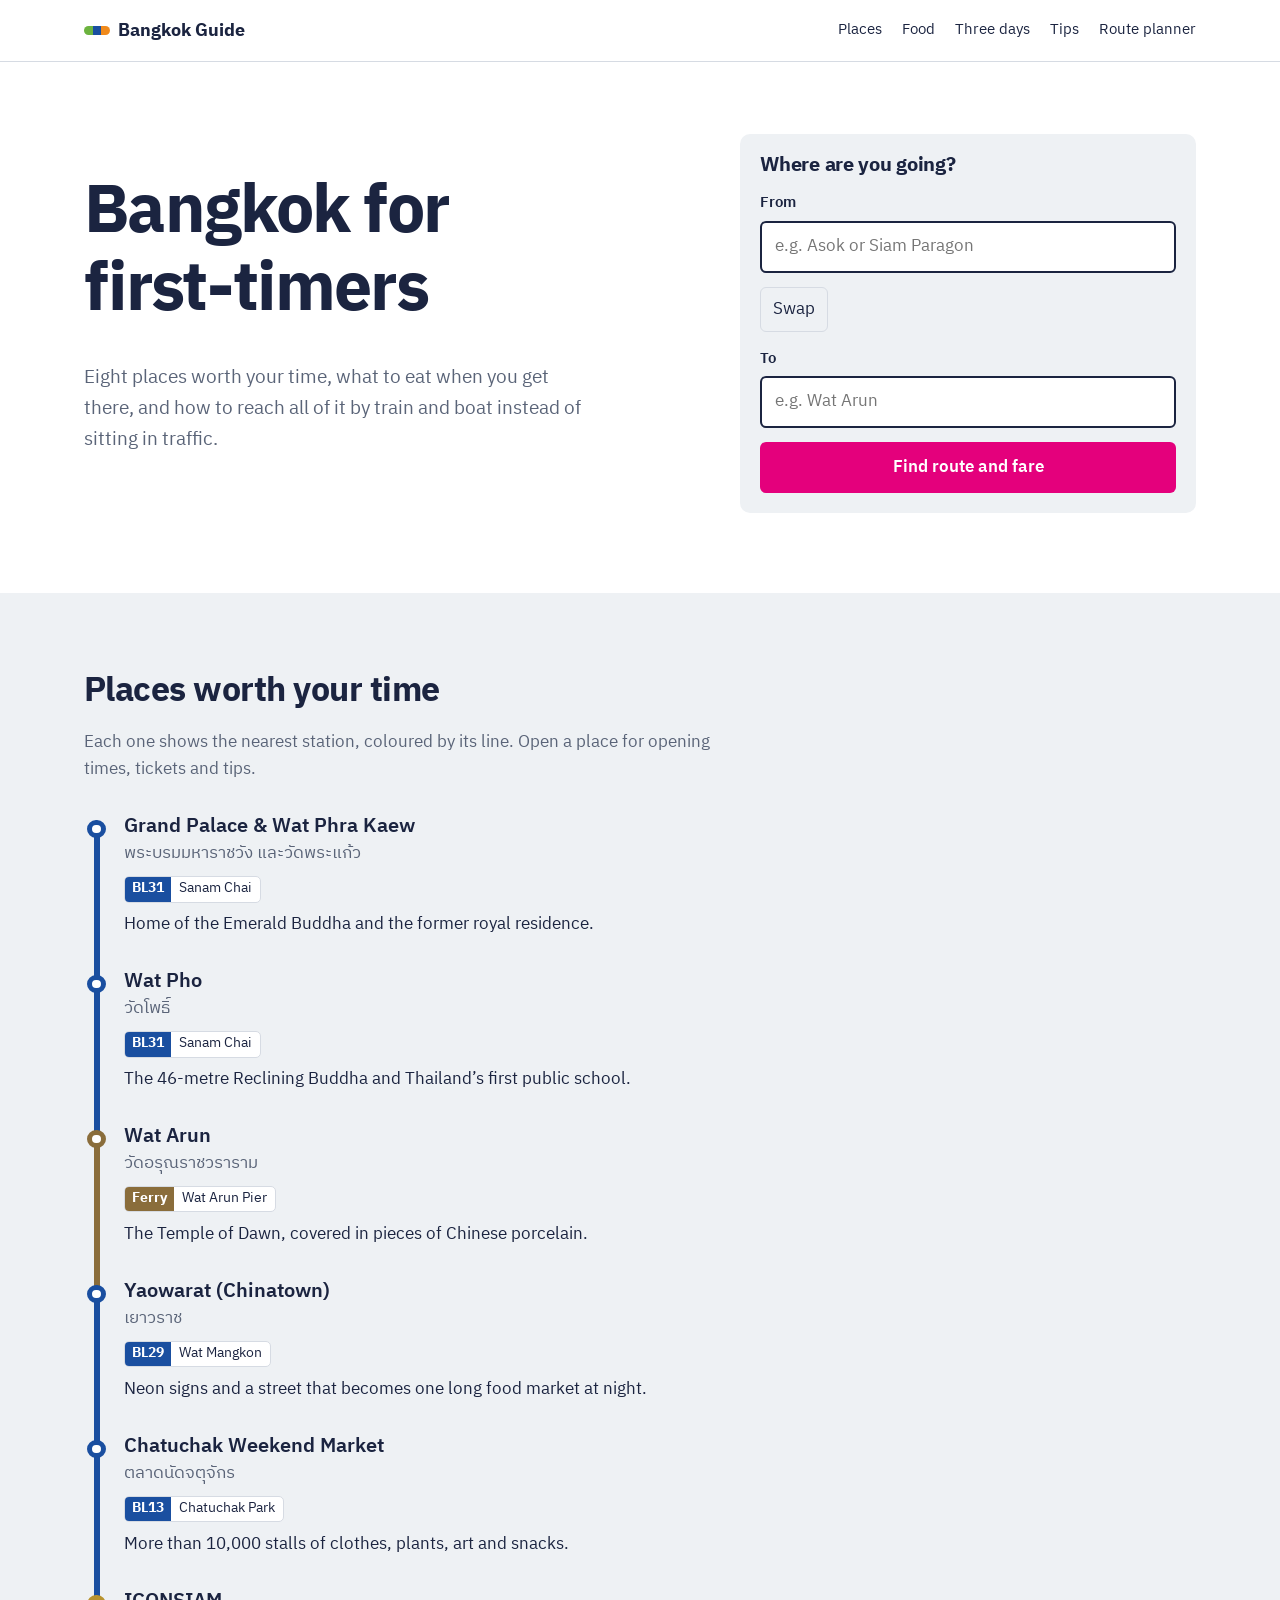
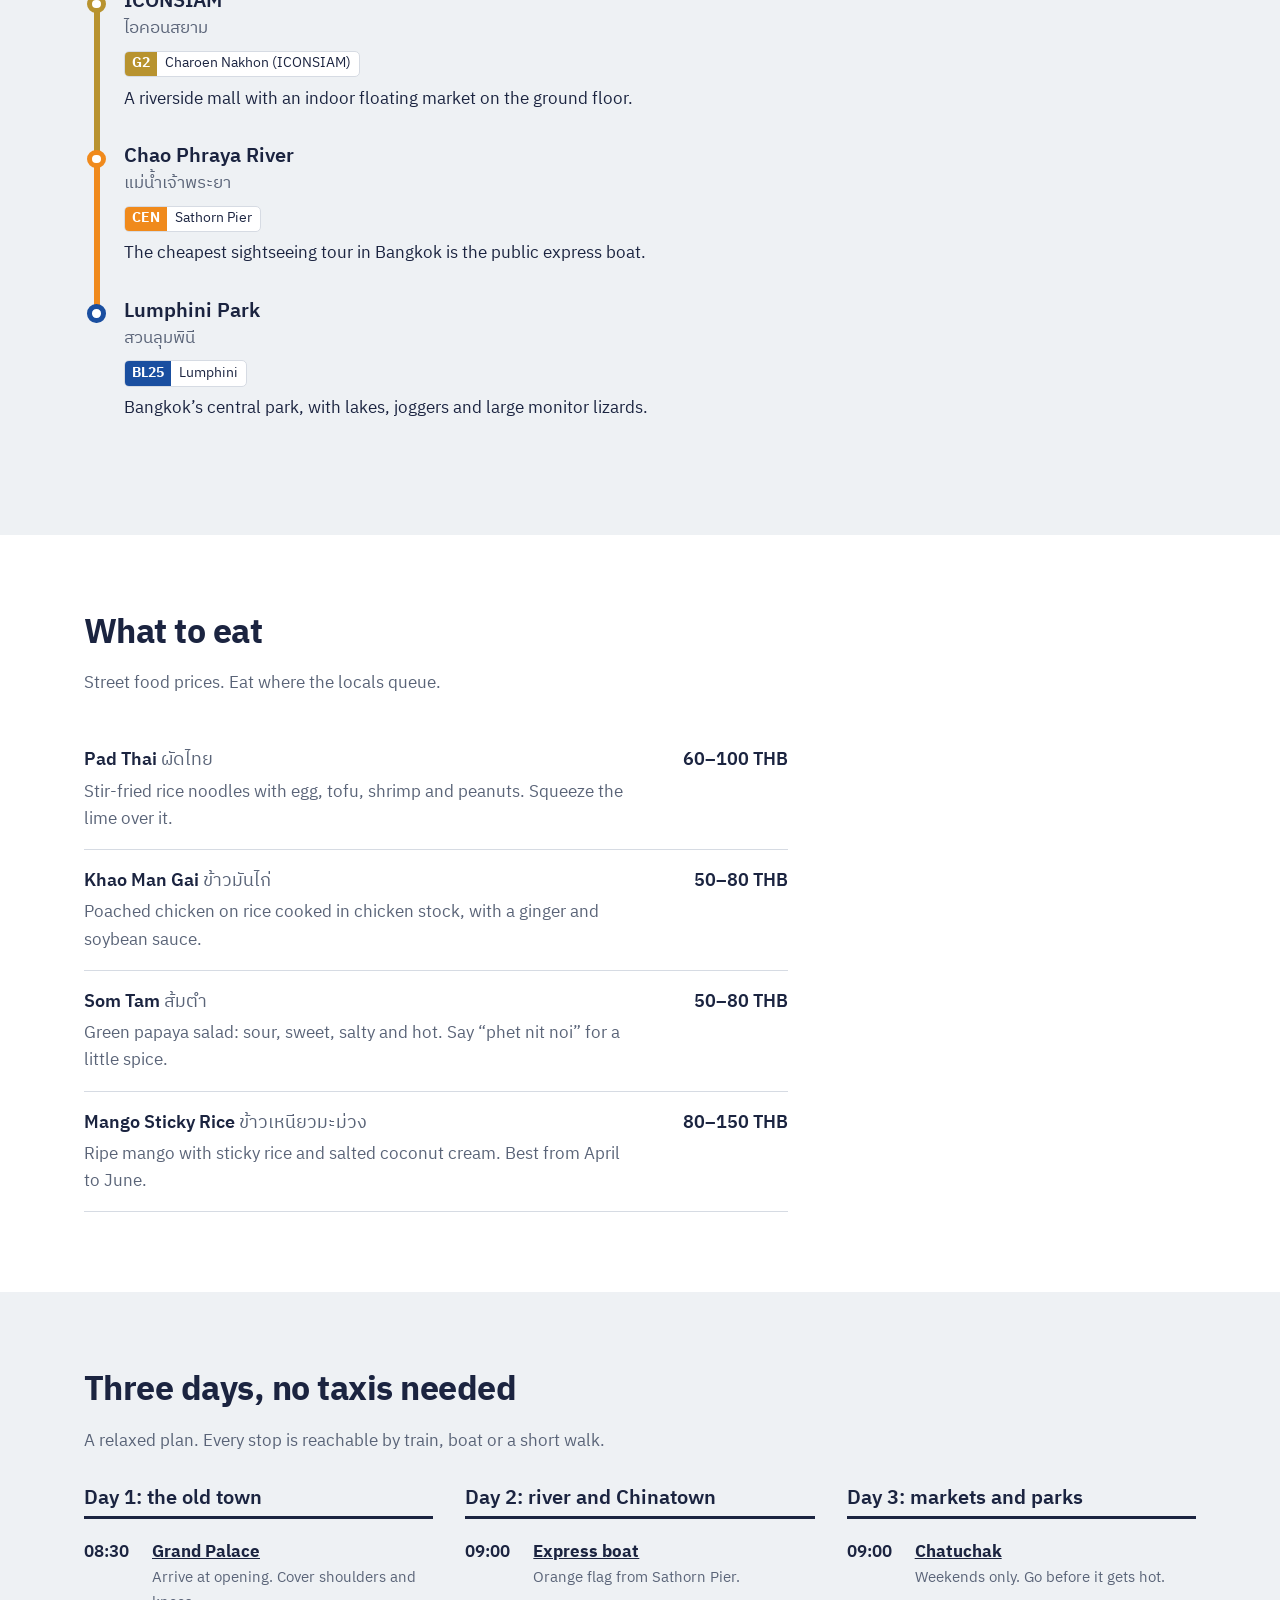
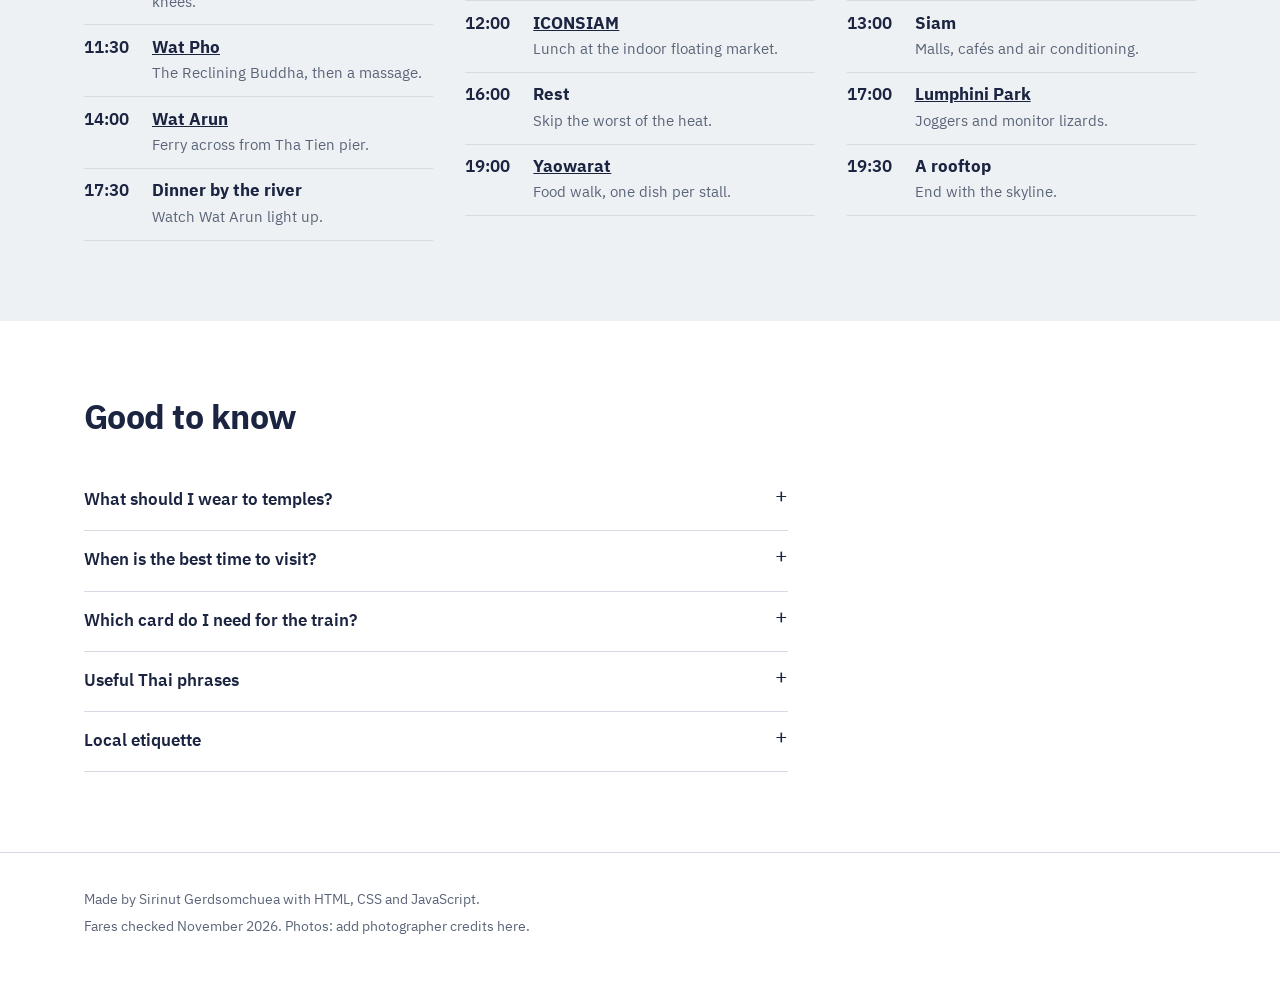
<file: index.html>
<!DOCTYPE html>
<html lang="en">
<head>
  <meta charset="UTF-8">
  <meta name="viewport" content="width=device-width, initial-scale=1.0">
  <title>Bangkok Guide</title>
  <meta name="description" content="Bangkok for first-timers: eight places worth your time, what to eat, a three-day plan and a route planner with real train and boat fares.">

  <link rel="preconnect" href="https://fonts.googleapis.com">
  <link rel="preconnect" href="https://fonts.gstatic.com" crossorigin>
  <link href="https://fonts.googleapis.com/css2?family=IBM+Plex+Sans+Thai:wght@400;500;600;700&display=swap" rel="stylesheet">
  <link rel="stylesheet" href="css/style.css">
</head>
<body>
  <a class="skip" href="#main">Skip to content</a>

  <header class="site-header">
    <div class="wrap">
      <a href="index.html" class="wordmark">Bangkok Guide</a>
      <nav class="site-nav" aria-label="Main">
        <a href="#places">Places</a>
        <a href="#food">Food</a>
        <a href="#three-days">Three days</a>
        <a href="#tips">Tips</a>
        <a href="route.html">Route planner</a>
      </nav>
    </div>
  </header>

  <main id="main">
    <!-- Hero: the headline plus the route planner, so the tool is the first thing you can use -->
    <section class="hero">
      <div class="wrap">
        <div>
          <h1>Bangkok for first&#8209;timers</h1>
          <p>Eight places worth your time, what to eat when you get there, and how to reach all of it by train and boat instead of sitting in traffic.</p>
        </div>

        <!-- Works without JavaScript too: it just opens route.html?from=...&to=... -->
        <form class="planner" action="route.html" method="get">
          <h2>Where are you going?</h2>
          <div>
            <label for="from">From</label>
            <input type="text" id="from" name="from" list="place-options" placeholder="e.g. Asok or Siam Paragon" autocomplete="off" required>
          </div>
          <button type="button" class="button-plain planner-swap" aria-label="Swap from and to">Swap</button>
          <div>
            <label for="to">To</label>
            <input type="text" id="to" name="to" list="place-options" placeholder="e.g. Wat Arun" autocomplete="off" required>
          </div>
          <button type="submit" class="button">Find route and fare</button>
        </form>
        <datalist id="place-options"></datalist>
      </div>
    </section>

    <!-- Places: drawn by js/home.js from data.js -->
    <section class="section section-ground" id="places">
      <div class="wrap">
        <div class="section-intro">
          <h2>Places worth your time</h2>
          <p>Each one shows the nearest station, coloured by its line. Open a place for opening times, tickets and tips.</p>
        </div>
        <ol class="stops" id="stops">
          <noscript><li>Turn on JavaScript to see the list of places.</li></noscript>
        </ol>
      </div>
    </section>

    <!-- Food -->
    <section class="section" id="food">
      <div class="wrap">
        <div class="section-intro">
          <h2>What to eat</h2>
          <p>Street food prices. Eat where the locals queue.</p>
        </div>
        <ul class="menu">
          <li>
            <div class="menu-line"><span>Pad Thai <span class="thai">ผัดไทย</span></span><span class="dots"></span><span class="price">60–100 THB</span></div>
            <p>Stir-fried rice noodles with egg, tofu, shrimp and peanuts. Squeeze the lime over it.</p>
          </li>
          <li>
            <div class="menu-line"><span>Khao Man Gai <span class="thai">ข้าวมันไก่</span></span><span class="dots"></span><span class="price">50–80 THB</span></div>
            <p>Poached chicken on rice cooked in chicken stock, with a ginger and soybean sauce.</p>
          </li>
          <li>
            <div class="menu-line"><span>Som Tam <span class="thai">ส้มตำ</span></span><span class="dots"></span><span class="price">50–80 THB</span></div>
            <p>Green papaya salad: sour, sweet, salty and hot. Say “phet nit noi” for a little spice.</p>
          </li>
          <li>
            <div class="menu-line"><span>Mango Sticky Rice <span class="thai">ข้าวเหนียวมะม่วง</span></span><span class="dots"></span><span class="price">80–150 THB</span></div>
            <p>Ripe mango with sticky rice and salted coconut cream. Best from April to June.</p>
          </li>
        </ul>
      </div>
    </section>

    <!-- Itinerary -->
    <section class="section section-ground" id="three-days">
      <div class="wrap">
        <div class="section-intro">
          <h2>Three days, no taxis needed</h2>
          <p>A relaxed plan. Every stop is reachable by train, boat or a short walk.</p>
        </div>
        <div class="days">
          <div class="day">
            <h3>Day 1: the old town</h3>
            <ol>
              <li><time>08:30</time><div><strong><a href="place.html?id=grand-palace">Grand Palace</a></strong><p>Arrive at opening. Cover shoulders and knees.</p></div></li>
              <li><time>11:30</time><div><strong><a href="place.html?id=wat-pho">Wat Pho</a></strong><p>The Reclining Buddha, then a massage.</p></div></li>
              <li><time>14:00</time><div><strong><a href="place.html?id=wat-arun">Wat Arun</a></strong><p>Ferry across from Tha Tien pier.</p></div></li>
              <li><time>17:30</time><div><strong>Dinner by the river</strong><p>Watch Wat Arun light up.</p></div></li>
            </ol>
          </div>
          <div class="day">
            <h3>Day 2: river and Chinatown</h3>
            <ol>
              <li><time>09:00</time><div><strong><a href="place.html?id=chao-phraya">Express boat</a></strong><p>Orange flag from Sathorn Pier.</p></div></li>
              <li><time>12:00</time><div><strong><a href="place.html?id=iconsiam">ICONSIAM</a></strong><p>Lunch at the indoor floating market.</p></div></li>
              <li><time>16:00</time><div><strong>Rest</strong><p>Skip the worst of the heat.</p></div></li>
              <li><time>19:00</time><div><strong><a href="place.html?id=yaowarat">Yaowarat</a></strong><p>Food walk, one dish per stall.</p></div></li>
            </ol>
          </div>
          <div class="day">
            <h3>Day 3: markets and parks</h3>
            <ol>
              <li><time>09:00</time><div><strong><a href="place.html?id=chatuchak">Chatuchak</a></strong><p>Weekends only. Go before it gets hot.</p></div></li>
              <li><time>13:00</time><div><strong>Siam</strong><p>Malls, cafés and air conditioning.</p></div></li>
              <li><time>17:00</time><div><strong><a href="place.html?id=lumphini">Lumphini Park</a></strong><p>Joggers and monitor lizards.</p></div></li>
              <li><time>19:30</time><div><strong>A rooftop</strong><p>End with the skyline.</p></div></li>
            </ol>
          </div>
        </div>
      </div>
    </section>

    <!-- Tips -->
    <section class="section tips" id="tips">
      <div class="wrap">
        <div class="section-intro">
          <h2>Good to know</h2>
        </div>
        <details>
          <summary>What should I wear to temples?</summary>
          <p>Cover your shoulders and knees, and take your shoes off before you enter a temple hall.</p>
        </details>
        <details>
          <summary>When is the best time to visit?</summary>
          <p>November to February is cool and dry. March to May is very hot, and June to October brings afternoon rain.</p>
        </details>
        <details>
          <summary>Which card do I need for the train?</summary>
          <p>BTS uses its own Rabbit card or single tickets. MRT takes contactless bank cards or tokens. They are separate systems, so you pay again when you change between them.</p>
        </details>
        <details>
          <summary>Useful Thai phrases</summary>
          <p><strong>Sawasdee krub / ka</strong> hello. <strong>Khob khun krub / ka</strong> thank you. <strong>Tao rai?</strong> how much? <strong>Mai phet</strong> not spicy. Men end with “krub”, women with “ka”.</p>
        </details>
        <details>
          <summary>Local etiquette</summary>
          <p>Respect the monarchy, don’t touch people’s heads, and don’t point your feet at people or Buddha images.</p>
        </details>
      </div>
    </section>
  </main>

  <footer class="site-footer">
    <div class="wrap">
      <p>Made by Sirinut Gerdsomchuea with HTML, CSS and JavaScript.</p>
      <p>Fares checked November 2026. Photos: add photographer credits here.</p>
    </div>
  </footer>

  <script src="js/data.js"></script>
  <script src="js/router.js"></script>
  <script src="js/common.js"></script>
  <script src="js/home.js"></script>
</body>
</html>
</file>
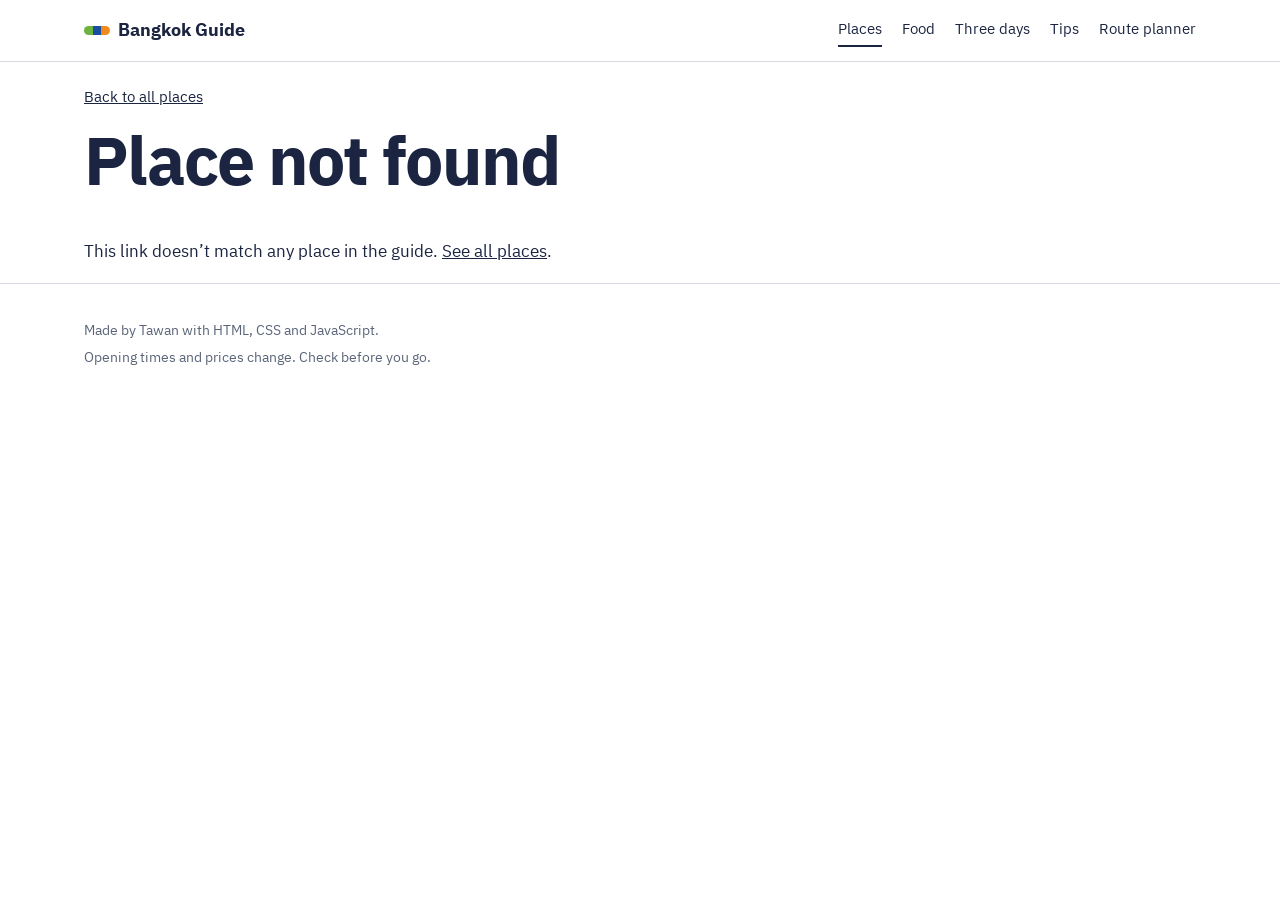
<file: place.html>
<!DOCTYPE html>
<html lang="en">
<head>
  <meta charset="UTF-8">
  <meta name="viewport" content="width=device-width, initial-scale=1.0">
  <title>Place | Bangkok Guide</title>
  <link rel="preconnect" href="https://fonts.googleapis.com">
  <link rel="preconnect" href="https://fonts.gstatic.com" crossorigin>
  <link href="https://fonts.googleapis.com/css2?family=IBM+Plex+Sans+Thai:wght@400;500;600;700&display=swap" rel="stylesheet">
  <link rel="stylesheet" href="css/style.css">
</head>
<body>
  <a class="skip" href="#main">Skip to content</a>

  <header class="site-header">
    <div class="wrap">
      <a href="index.html" class="wordmark">Bangkok Guide</a>
      <nav class="site-nav" aria-label="Main">
        <a href="index.html#places" aria-current="page">Places</a>
        <a href="index.html#food">Food</a>
        <a href="index.html#three-days">Three days</a>
        <a href="index.html#tips">Tips</a>
        <a href="route.html">Route planner</a>
      </nav>
    </div>
  </header>

  <!-- One page for every place: js/place.js reads ?id=... from the URL -->
  <main id="main" class="wrap">
    <a class="back" href="index.html#places">Back to all places</a>
    <div id="place">
      <noscript><p>Turn on JavaScript to see this place.</p></noscript>
    </div>
  </main>

  <footer class="site-footer">
    <div class="wrap">
      <p>Made by Tawan with HTML, CSS and JavaScript.</p>
      <p>Opening times and prices change. Check before you go.</p>
    </div>
  </footer>

  <script src="js/data.js"></script>
  <script src="js/router.js"></script>
  <script src="js/common.js"></script>
  <script src="js/place.js"></script>
</body>
</html>
</file>
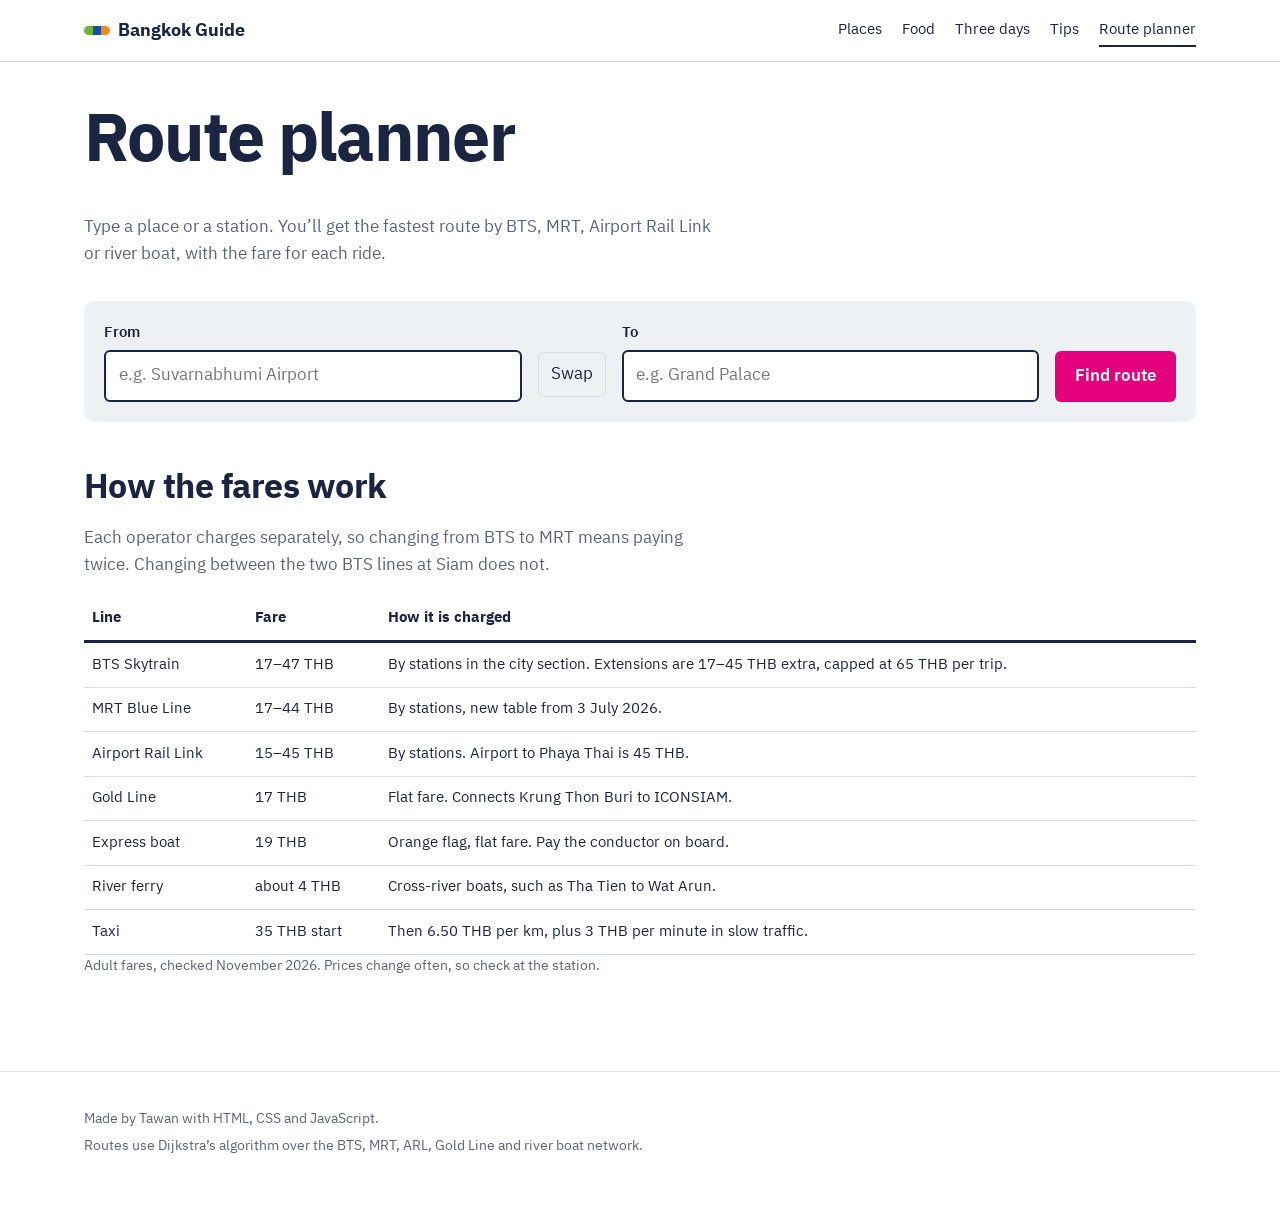
<file: route.html>
<!DOCTYPE html>
<html lang="en">
<head>
  <meta charset="UTF-8">
  <meta name="viewport" content="width=device-width, initial-scale=1.0">
  <title>Route planner | Bangkok Guide</title>
  <meta name="description" content="Find the fastest train and boat route between two places in Bangkok, with the fare for each ride.">
  <link rel="preconnect" href="https://fonts.googleapis.com">
  <link rel="preconnect" href="https://fonts.gstatic.com" crossorigin>
  <link href="https://fonts.googleapis.com/css2?family=IBM+Plex+Sans+Thai:wght@400;500;600;700&display=swap" rel="stylesheet">
  <link rel="stylesheet" href="css/style.css">
</head>
<body>
  <a class="skip" href="#main">Skip to content</a>

  <header class="site-header">
    <div class="wrap">
      <a href="index.html" class="wordmark">Bangkok Guide</a>
      <nav class="site-nav" aria-label="Main">
        <a href="index.html#places">Places</a>
        <a href="index.html#food">Food</a>
        <a href="index.html#three-days">Three days</a>
        <a href="index.html#tips">Tips</a>
        <a href="route.html" aria-current="page">Route planner</a>
      </nav>
    </div>
  </header>

  <main id="main" class="wrap">
    <div class="section-intro" style="margin-top:2.5rem">
      <h1>Route planner</h1>
      <p>Type a place or a station. You’ll get the fastest route by BTS, MRT, Airport Rail Link or river boat, with the fare for each ride.</p>
    </div>

    <form class="route-form" action="route.html" method="get">
      <div>
        <label for="from">From</label>
        <input type="text" id="from" name="from" list="place-options" placeholder="e.g. Suvarnabhumi Airport" autocomplete="off" required>
      </div>
      <button type="button" class="button-plain planner-swap" aria-label="Swap from and to">Swap</button>
      <div>
        <label for="to">To</label>
        <input type="text" id="to" name="to" list="place-options" placeholder="e.g. Grand Palace" autocomplete="off" required>
      </div>
      <button type="submit" class="button">Find route</button>
    </form>
    <datalist id="place-options"></datalist>

    <!-- js/route-page.js puts the result here -->
    <div id="result" aria-live="polite"></div>

    <section class="section" id="fares" style="padding-top:1rem">
      <h2>How the fares work</h2>
      <p class="muted" style="max-width:40rem">Each operator charges separately, so changing from BTS to MRT means paying twice. Changing between the two BTS lines at Siam does not.</p>
      <div class="table-scroll">
        <table class="fare-table">
          <thead>
            <tr><th>Line</th><th>Fare</th><th>How it is charged</th></tr>
          </thead>
          <tbody>
            <tr><td>BTS Skytrain</td><td>17–47 THB</td><td>By stations in the city section. Extensions are 17–45 THB extra, capped at 65 THB per trip.</td></tr>
            <tr><td>MRT Blue Line</td><td>17–44 THB</td><td>By stations, new table from 3 July 2026.</td></tr>
            <tr><td>Airport Rail Link</td><td>15–45 THB</td><td>By stations. Airport to Phaya Thai is 45 THB.</td></tr>
            <tr><td>Gold Line</td><td>17 THB</td><td>Flat fare. Connects Krung Thon Buri to ICONSIAM.</td></tr>
            <tr><td>Express boat</td><td>19 THB</td><td>Orange flag, flat fare. Pay the conductor on board.</td></tr>
            <tr><td>River ferry</td><td>about 4 THB</td><td>Cross-river boats, such as Tha Tien to Wat Arun.</td></tr>
            <tr><td>Taxi</td><td>35 THB start</td><td>Then 6.50 THB per km, plus 3 THB per minute in slow traffic.</td></tr>
          </tbody>
        </table>
      </div>
      <p class="small muted">Adult fares, checked November 2026. Prices change often, so check at the station.</p>
    </section>
  </main>

  <footer class="site-footer">
    <div class="wrap">
      <p>Made by Tawan with HTML, CSS and JavaScript.</p>
      <p>Routes use Dijkstra’s algorithm over the BTS, MRT, ARL, Gold Line and river boat network.</p>
    </div>
  </footer>

  <script src="js/data.js"></script>
  <script src="js/router.js"></script>
  <script src="js/common.js"></script>
  <script src="js/route-page.js"></script>
</body>
</html>
</file>
<file: css/style.css>
/* =========================================================
   Bangkok Guide — style.css
   Design idea: Bangkok's transit map. Places are "stops" on
   coloured lines, and each one shows its nearest station
   badge, like the real station signs. Pink comes from
   Bangkok's pink taxis and is used only for actions.
   Mobile-first: base styles are for phones.
   ========================================================= */

/* ---------- 1. Tokens ---------- */
:root {
  --paper: #ffffff;
  --ground: #eef1f4;
  --ink: #1b2440;
  --muted: #5a6478;
  --rule: #d6dbe3;
  --taxi: #e4007c;
  --taxi-dark: #b3005f;
  --focus: #1a4fa0;

  /* line colours (same as LINES in data.js) */
  --bts-sukhumvit: #6cb33f;
  --bts-silom: #00704a;
  --mrt-blue: #1a4fa0;
  --arl: #c8102e;
  --gold: #b8932f;
  --boat: #f08a1c;

  --font: 'IBM Plex Sans Thai', system-ui, sans-serif;
  --measure: 40rem;
  --wide: 72rem;
}

/* ---------- 2. Base ---------- */
*, *::before, *::after { box-sizing: border-box; }

body {
  margin: 0;
  font-family: var(--font);
  font-size: 1.0625rem;
  line-height: 1.6;
  color: var(--ink);
  background: var(--paper);
}

h1, h2, h3 { line-height: 1.15; margin: 0 0 0.5em; }
h1 { font-size: clamp(2.4rem, 7vw, 4.25rem); font-weight: 700; letter-spacing: -0.025em; }
h2 { font-size: clamp(1.6rem, 4vw, 2.1rem); font-weight: 700; letter-spacing: -0.015em; }
h3 { font-size: 1.25rem; font-weight: 600; }
p { margin: 0 0 1em; }

a { color: inherit; }
a:hover { color: var(--taxi-dark); }

:focus-visible { outline: 3px solid var(--focus); outline-offset: 2px; }

img { max-width: 100%; display: block; }

.wrap { width: 100%; max-width: var(--wide); margin: 0 auto; padding: 0 1.25rem; }
.narrow { max-width: calc(var(--measure) + 2.5rem); }

.muted { color: var(--muted); }
.small { font-size: 0.875rem; }
.thai { font-weight: 400; color: var(--muted); }

.skip {
  position: absolute; left: -999px;
}
.skip:focus { left: 1rem; top: 1rem; background: var(--paper); padding: 0.5rem 1rem; z-index: 10; }

/* ---------- 3. Header ---------- */
.site-header { border-bottom: 1px solid var(--rule); background: var(--paper); }

.site-header .wrap {
  display: flex; flex-wrap: wrap; align-items: center; justify-content: space-between;
  gap: 0.5rem 1.5rem; padding-top: 0.9rem; padding-bottom: 0.9rem;
}

.wordmark { font-weight: 700; font-size: 1.15rem; text-decoration: none; display: flex; align-items: center; gap: 0.5rem; }

/* three line colours as a tiny logo */
.wordmark::before {
  content: ''; width: 1.6rem; height: 0.55rem; border-radius: 1rem;
  background: linear-gradient(90deg, var(--bts-sukhumvit) 0 33%, var(--mrt-blue) 33% 66%, var(--boat) 66%);
}

.site-nav { display: flex; flex-wrap: wrap; gap: 0.25rem 1.25rem; font-size: 0.95rem; }
.site-nav a { text-decoration: none; padding: 0.25rem 0; }
.site-nav a[aria-current='page'] { box-shadow: inset 0 -2px var(--ink); }

/* ---------- 4. Buttons & inputs ---------- */
.button {
  display: inline-block; font: inherit; font-weight: 600; cursor: pointer;
  background: var(--taxi); color: #fff; border: 0; border-radius: 6px;
  padding: 0.75rem 1.25rem; text-decoration: none;
}
.button:hover { background: var(--taxi-dark); color: #fff; }

.button-plain {
  font: inherit; cursor: pointer; background: none; border: 1px solid var(--rule);
  border-radius: 6px; padding: 0.5rem 0.75rem; color: var(--ink);
}
.button-plain:hover { border-color: var(--ink); }

label { display: block; font-weight: 600; font-size: 0.95rem; margin-bottom: 0.3rem; }

input[type='text'] {
  width: 100%; font: inherit; color: var(--ink); background: var(--paper);
  border: 2px solid var(--ink); border-radius: 6px; padding: 0.65rem 0.8rem;
}

/* ---------- 5. Station badge (like the signs in stations) ---------- */
.badge {
  display: inline-flex; align-items: stretch; font-size: 0.85rem; line-height: 1;
  border: 1px solid var(--rule); border-radius: 5px; overflow: hidden; vertical-align: middle;
  background: var(--paper);
}
.badge b { background: var(--line, var(--ink)); color: #fff; padding: 0.35rem 0.45rem; font-weight: 700; }
.badge span { padding: 0.35rem 0.5rem; }

/* ---------- 6. Hero + planner box ---------- */
.hero { padding: 3rem 0 3.5rem; }
.hero .wrap { display: grid; gap: 2.5rem; }
.hero p { font-size: 1.2rem; color: var(--muted); max-width: 32rem; }

.planner {
  background: var(--ground); border-radius: 10px; padding: 1.25rem;
  display: grid; gap: 0.9rem; align-self: start;
}
.planner h2 { font-size: 1.25rem; margin: 0; }
.planner-swap { justify-self: start; }

/* ---------- 7. Sections ---------- */
.section { padding: 3.5rem 0; }
.section-ground { background: var(--ground); }
.section-intro { max-width: var(--measure); margin-bottom: 2rem; }
.section-intro p { color: var(--muted); }

/* ---------- 8. Places as stops on a line ---------- */
.stops { list-style: none; margin: 0; padding: 0; max-width: 56rem; }

.stop {
  position: relative; padding: 0 0 2rem 2.5rem;
  --line: var(--ink);
}
/* the coloured track */
.stop::before {
  content: ''; position: absolute; left: 0.6rem; top: 0.4rem; bottom: -0.4rem;
  width: 6px; background: var(--line);
}
.stop:last-child::before { display: none; }
/* the station dot */
.stop::after {
  content: ''; position: absolute; left: 0.2rem; top: 0.3rem;
  width: 1.15rem; height: 1.15rem; border-radius: 50%;
  background: var(--paper); border: 5px solid var(--line);
}

/* text on the left, photo on the right */
.stop { display: grid; grid-template-columns: 1fr 6.5rem; gap: 1rem; align-items: start; }
.stop-photo { display: block; border-radius: 8px; overflow: hidden; aspect-ratio: 1; background: var(--rule); }
.stop-photo img { width: 100%; height: 100%; object-fit: cover; transition: transform 0.4s; }
.stop-photo:hover img { transform: scale(1.04); }

.stop h3 { margin-bottom: 0.15rem; }
.stop h3 a { text-decoration: none; }
.stop h3 a:hover { text-decoration: underline; text-decoration-thickness: 2px; }
.stop .thai { display: block; margin-bottom: 0.5rem; }
.stop p { margin: 0.5rem 0 0; max-width: var(--measure); }

/* ---------- 9. Food menu board ---------- */
.menu { list-style: none; padding: 0; margin: 0; max-width: 44rem; }
.menu li { padding: 1rem 0; border-bottom: 1px solid var(--rule); }
.menu-line { display: flex; align-items: baseline; gap: 0.5rem; font-weight: 600; font-size: 1.15rem; }
.menu-line .dots { flex: 1; min-width: 1rem; }
.menu-line .price { white-space: nowrap; }
.menu p { margin: 0.25rem 0 0; color: var(--muted); max-width: 34rem; }

/* ---------- 10. Itinerary ---------- */
.days { display: grid; gap: 2rem; }
.day h3 { border-bottom: 3px solid var(--ink); padding-bottom: 0.4rem; }
.day ol { list-style: none; margin: 0; padding: 0; }
.day li { display: grid; grid-template-columns: 3.5rem 1fr; gap: 0.75rem; padding: 0.6rem 0; border-bottom: 1px solid var(--rule); }
.day time { font-weight: 600; font-variant-numeric: tabular-nums; }
.day strong { display: block; }
.day li p { margin: 0; color: var(--muted); font-size: 0.95rem; }

/* ---------- 11. Tips ---------- */
.tips details { border-bottom: 1px solid var(--rule); max-width: 44rem; }
.tips summary { cursor: pointer; padding: 1rem 0; font-weight: 600; list-style: none; display: flex; justify-content: space-between; gap: 1rem; }
.tips summary::-webkit-details-marker { display: none; }
.tips summary::after { content: '+'; font-weight: 400; font-size: 1.3rem; line-height: 1; }
.tips details[open] summary::after { content: '−'; }
.tips details > :not(summary) { margin-top: 0; padding-bottom: 1rem; color: var(--muted); }

/* ---------- 12. Footer ---------- */
.site-footer { border-top: 1px solid var(--rule); padding: 2rem 0 3rem; font-size: 0.9rem; color: var(--muted); }
.site-footer p { margin: 0.25rem 0; }

/* ---------- 13. Place page ---------- */
.back { display: inline-block; margin: 1.5rem 0 1rem; font-size: 0.95rem; }

.place-head { --line: var(--ink); padding-bottom: 1.5rem; }
.place-head h1 { margin-bottom: 0.25rem; }
.place-head .thai { font-size: 1.3rem; margin-bottom: 1rem; }
.place-actions { display: flex; flex-wrap: wrap; align-items: center; gap: 1rem; margin-top: 1rem; }

/* photo, or a coloured sign when the photo is missing */
.place-photo {
  aspect-ratio: 16 / 9; max-height: 26rem; width: 100%;
  border-radius: 10px; overflow: hidden; margin-bottom: 2rem;
  background: var(--line); color: #fff; display: grid; place-items: center;
}
.place-photo img { width: 100%; height: 100%; object-fit: cover; }
.place-figure { margin: 0 0 2rem; }
.place-figure .place-photo { margin-bottom: 0.5rem; }
.place-figure figcaption { font-size: 0.85rem; color: var(--muted); }
.place-photo .fallback { font-size: clamp(1.6rem, 6vw, 3rem); font-weight: 700; padding: 1rem; text-align: center; }

.place-body { display: grid; gap: 2.5rem; padding-bottom: 3rem; }
.place-body .text p { max-width: var(--measure); }

.facts { margin: 0; display: grid; gap: 0; border-top: 3px solid var(--ink); }
.facts div { display: grid; grid-template-columns: 7rem 1fr; gap: 1rem; padding: 0.7rem 0; border-bottom: 1px solid var(--rule); }
.facts dt { font-weight: 600; }
.facts dd { margin: 0; }

.tip-list { padding-left: 1.2rem; }
.tip-list li { margin-bottom: 0.5rem; }

.other-places { display: flex; justify-content: space-between; gap: 1rem; border-top: 1px solid var(--rule); padding: 1.5rem 0 3rem; }

/* ---------- 14. Route page ---------- */
.route-form { display: grid; gap: 1rem; background: var(--ground); border-radius: 10px; padding: 1.25rem; margin-bottom: 2rem; }

.result-summary { display: flex; flex-wrap: wrap; gap: 1.5rem 2.5rem; align-items: end; margin-bottom: 2rem; padding-bottom: 1.5rem; border-bottom: 3px solid var(--ink); }
.result-summary .big { font-size: 2.75rem; font-weight: 700; line-height: 1; letter-spacing: -0.02em; }
.result-summary .label { color: var(--muted); font-size: 0.95rem; }

.legs { list-style: none; margin: 0 0 2rem; padding: 0; }
.leg { position: relative; padding: 0 0 1.5rem 2.25rem; --line: var(--ink); }
.leg::before {
  content: ''; position: absolute; left: 0.55rem; top: 0.5rem; bottom: 0; width: 6px; background: var(--line);
}
.leg.walk::before { background: none; border-left: 4px dotted #9aa1ad; width: 0; left: 0.65rem; }
.leg::after {
  content: ''; position: absolute; left: 0.15rem; top: 0.35rem; width: 1.1rem; height: 1.1rem;
  border-radius: 50%; background: var(--paper); border: 4px solid var(--line);
}
.leg.walk::after { border-color: #9aa1ad; }
.leg.end::before { display: none; }

.leg-head { display: flex; justify-content: space-between; gap: 1rem; align-items: baseline; }
.leg-head strong { font-size: 1.1rem; }
.leg-fare { font-weight: 700; white-space: nowrap; }
.leg p { margin: 0.2rem 0 0; color: var(--muted); }
.leg details { margin-top: 0.4rem; font-size: 0.95rem; }
.leg details summary { cursor: pointer; color: var(--muted); }
.leg details ol { margin: 0.4rem 0 0; padding-left: 1.25rem; }

.compare { background: var(--ground); border-radius: 10px; padding: 1.25rem; margin-bottom: 2rem; }
.compare h3 { margin-bottom: 0.25rem; }

.error { border-left: 6px solid var(--arl); background: #fdeef0; padding: 1rem 1.25rem; border-radius: 0 8px 8px 0; }

.fare-table { width: 100%; border-collapse: collapse; font-size: 0.95rem; }
.fare-table th, .fare-table td { text-align: left; padding: 0.6rem 0.5rem; border-bottom: 1px solid var(--rule); vertical-align: top; }
.fare-table th { border-bottom: 3px solid var(--ink); }
.fare-table td:first-child { white-space: nowrap; }
.table-scroll { overflow-x: auto; }

/* ---------- 15. Larger screens ---------- */
@media (min-width: 720px) {
  .stop { grid-template-columns: 1fr 13rem; gap: 2rem; }
  .stop-photo { aspect-ratio: 3 / 2; }
  .hero { padding: 4.5rem 0 5rem; }
  .route-form { grid-template-columns: 1fr auto 1fr auto; align-items: end; }
  .route-form .planner-swap { margin-bottom: 0.3rem; }
  .days { grid-template-columns: repeat(3, 1fr); }
  .place-body { grid-template-columns: 1.4fr 1fr; align-items: start; }
}

@media (min-width: 960px) {
  .hero .wrap { grid-template-columns: 1.3fr 1fr; align-items: center; gap: 4rem; }
  .section { padding: 5rem 0; }
}

@media (prefers-reduced-motion: no-preference) {
  html { scroll-behavior: smooth; }
}
</file>
